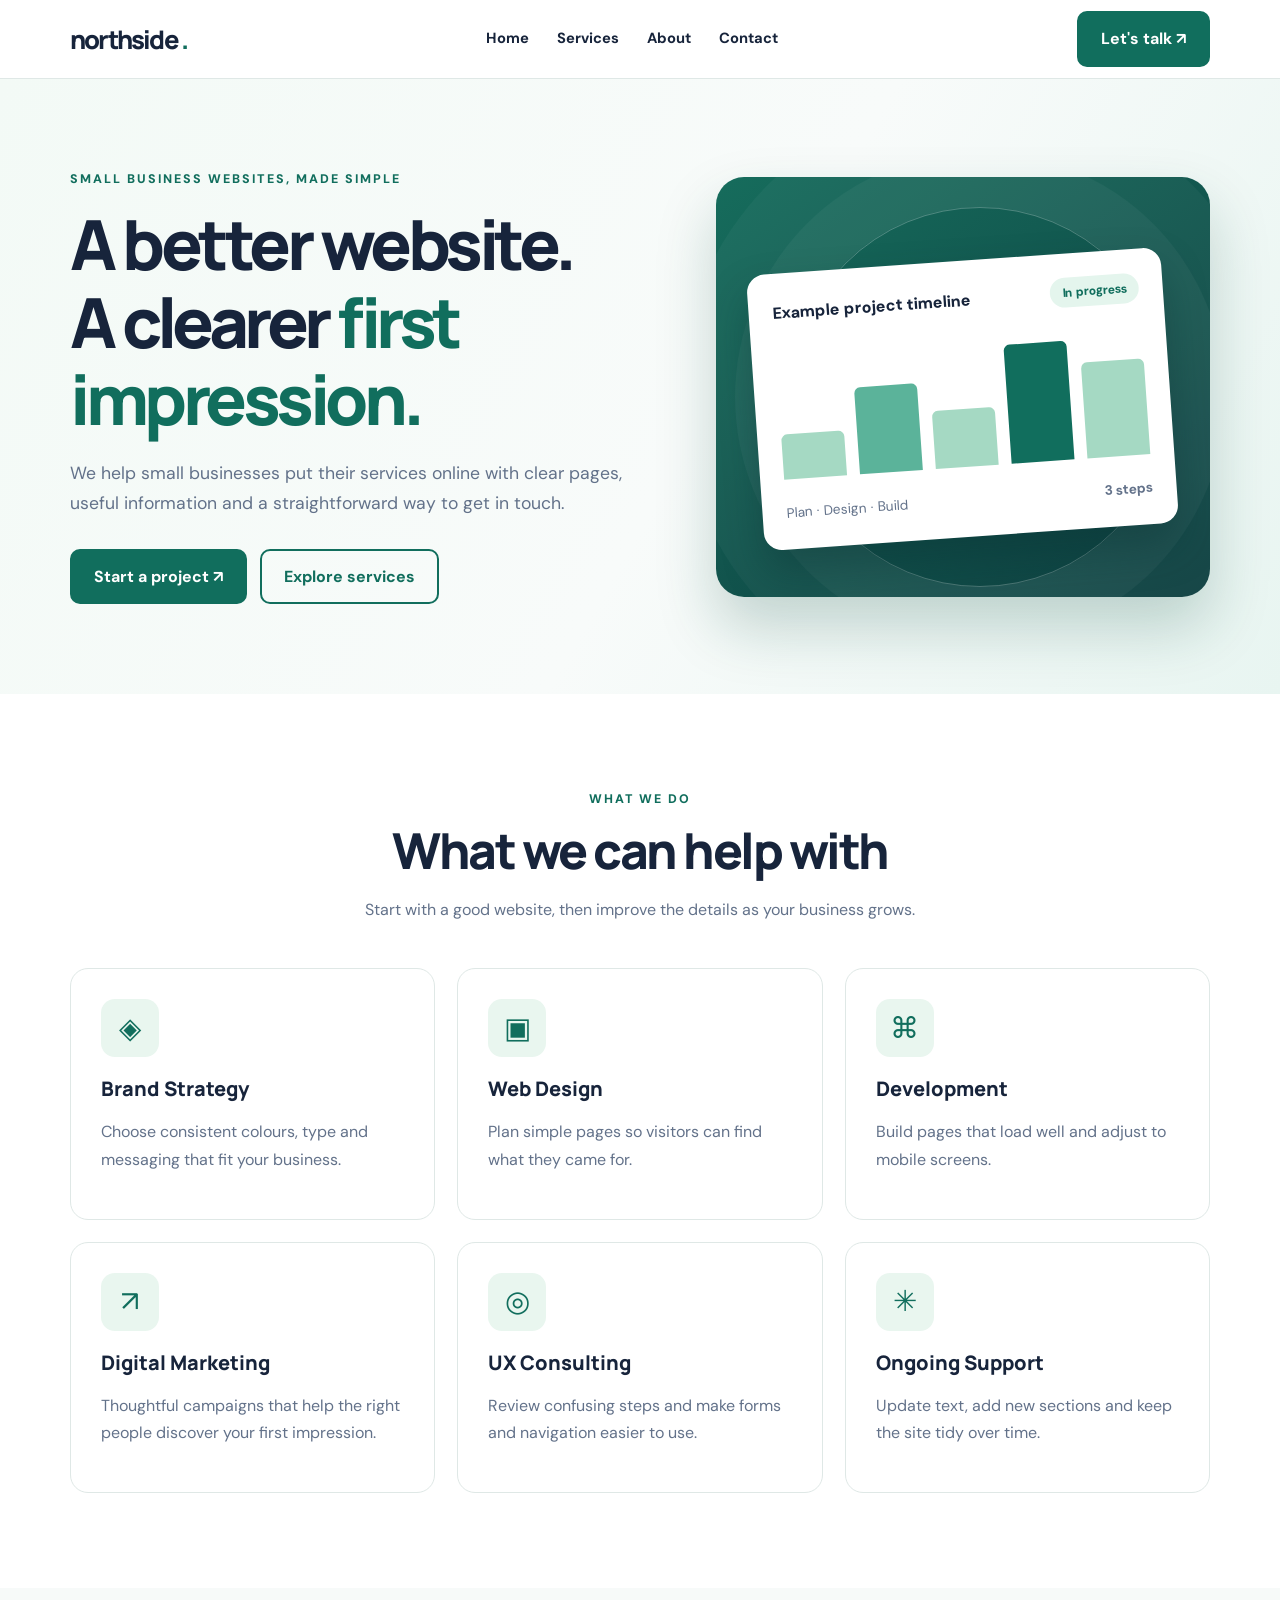
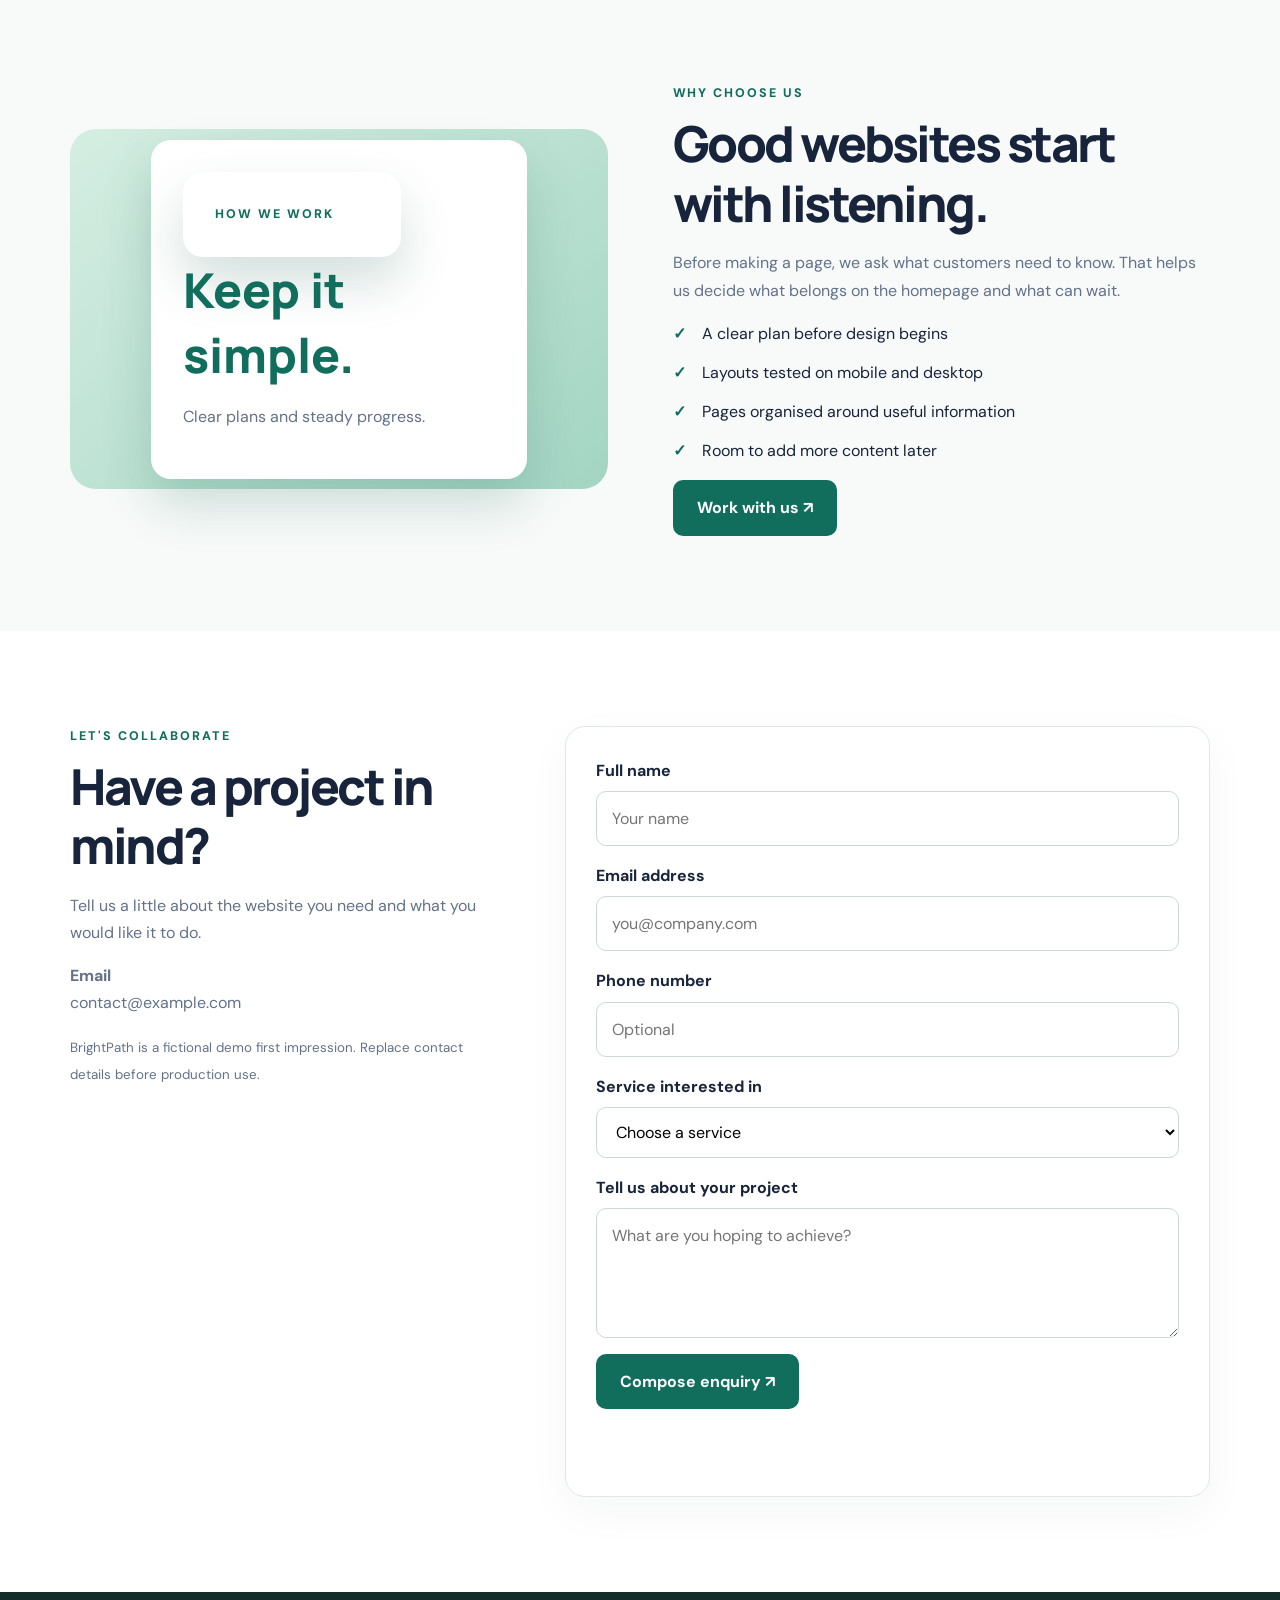
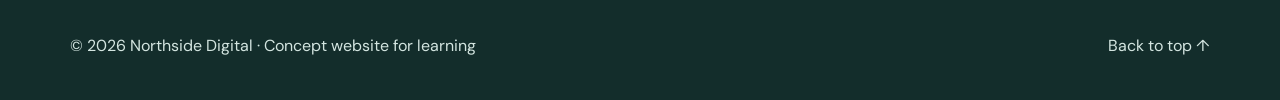
<file: Web-Project/business-landing-page/index.html>
<!DOCTYPE html>
<html lang="en">
 <head>
  <meta charset="utf-8"/>
  <meta content="width=device-width,initial-scale=1" name="viewport"/>
  <meta content="Northside Digital &mdash; thoughtful design and digital solutions for growing businesses." name="description"/>
  <title>
   Northside Digital | Grow with confidence
  </title>
  <link href="css/style.css" rel="stylesheet"/>
 </head>
 <body>
  <header class="header">
   <div class="container nav">
    <a class="logo" href="#home">
     northside
     <span>
      .
     </span>
    </a>
    <nav aria-label="Main navigation" class="links" id="nav">
     <a href="#home">
      Home
     </a>
     <a href="#services">
      Services
     </a>
     <a href="#about">
      About
     </a>
     <a href="#contact">
      Contact
     </a>
    </nav>
    <a class="btn" href="#contact">
     Let's talk &nearrow;
    </a>
    <button aria-controls="nav" aria-expanded="false" aria-label="Toggle navigation" class="menu">
     ☰
    </button>
   </div>
  </header>
  <main>
   <section class="hero" id="home">
    <div class="container hero-grid">
     <div>
      <div class="eyebrow">
       Small business websites, made simple
      </div>
      <h1>
       A better website.
       <br/>
       A clearer
       <span style="color:#116e5d">
        first impression.
       </span>
      </h1>
      <p>
       We help small businesses put their services online with clear pages, useful information and a straightforward way to get in touch.
      </p>
      <div class="actions">
       <a class="btn" href="#contact">
        Start a project &nearrow;
       </a>
       <a class="btn outline" href="#services">
        Explore services
       </a>
      </div>
     </div>
     <div aria-label="Illustration of a growing analytics dashboard" class="hero-art" role="img">
      <div class="circle">
      </div>
      <div class="dashboard">
       <div class="dash-top">
        <span>
         Example project timeline
        </span>
        <span class="pill">
         In progress
        </span>
       </div>
       <div class="bars">
        <span>
        </span>
        <span>
        </span>
        <span>
        </span>
        <span>
        </span>
        <span>
        </span>
       </div>
       <div class="dash-foot">
        <span>
         Plan &middot; Design &middot; Build
        </span>
        <strong>
         3 steps
        </strong>
       </div>
      </div>
     </div>
    </div>
   </section>
   <section class="section" id="services">
    <div class="container">
     <div class="center">
      <div class="eyebrow">
       What we do
      </div>
      <h2>
       What we can help with
      </h2>
      <p>
       Start with a good website, then improve the details as your business grows.
      </p>
     </div>
     <div class="cards">
      <article class="card">
       <span class="icon">
        ◈
       </span>
       <h3>
        Brand Strategy
       </h3>
       <p>
        Choose consistent colours, type and messaging that fit your business.
       </p>
      </article>
      <article class="card">
       <span class="icon">
        ▣
       </span>
       <h3>
        Web Design
       </h3>
       <p>
        Plan simple pages so visitors can find what they came for.
       </p>
      </article>
      <article class="card">
       <span class="icon">
        ⌘
       </span>
       <h3>
        Development
       </h3>
       <p>
        Build pages that load well and adjust to mobile screens.
       </p>
      </article>
      <article class="card">
       <span class="icon">
        &nearrow;
       </span>
       <h3>
        Digital Marketing
       </h3>
       <p>
        Thoughtful campaigns that help the right people discover your first impression.
       </p>
      </article>
      <article class="card">
       <span class="icon">
        ◎
       </span>
       <h3>
        UX Consulting
       </h3>
       <p>
        Review confusing steps and make forms and navigation easier to use.
       </p>
      </article>
      <article class="card">
       <span class="icon">
        ✳
       </span>
       <h3>
        Ongoing Support
       </h3>
       <p>
        Update text, add new sections and keep the site tidy over time.
       </p>
      </article>
     </div>
    </div>
   </section>
   <section class="section soft" id="about">
    <div class="container about">
     <div class="about-art">
      <div>
       <div class="eyebrow">
        How we work
       </div>
       <strong>
        Keep it simple.
       </strong>
       <p>
        Clear plans and steady progress.
       </p>
      </div>
     </div>
     <div>
      <div class="eyebrow">
       Why choose us
      </div>
      <h2>
       Good websites start with listening.
      </h2>
      <p>
       Before making a page, we ask what customers need to know. That helps us decide what belongs on the homepage and what can wait.
      </p>
      <ul class="checks">
       <li>
        A clear plan before design begins
       </li>
       <li>
        Layouts tested on mobile and desktop
       </li>
       <li>
        Pages organised around useful information
       </li>
       <li>
        Room to add more content later
       </li>
      </ul>
      <a class="btn" href="#contact">
       Work with us &nearrow;
      </a>
     </div>
    </div>
   </section>
   <section class="section" id="contact">
    <div class="container contact-grid">
     <div>
      <div class="eyebrow">
       Let's collaborate
      </div>
      <h2>
       Have a project in mind?
      </h2>
      <p>
       Tell us a little about the website you need and what you would like it to do.
      </p>
      <p>
       <strong>
        Email
       </strong>
       <br/>
       <a href="mailto:contact@example.com">
        contact@example.com
       </a>
      </p>
      <p>
       <small>
        BrightPath is a fictional demo first impression. Replace contact details before production use.
       </small>
      </p>
     </div>
     <form class="form-card" id="contact-form">
      <div class="field">
       <label for="name">
        Full name
       </label>
       <input autocomplete="name" id="name" minlength="2" name="name" placeholder="Your name" required=""/>
      </div>
      <div class="field">
       <label for="email">
        Email address
       </label>
       <input autocomplete="email" id="email" name="email" placeholder="you@company.com" required="" type="email"/>
      </div>
      <div class="field">
       <label for="phone">
        Phone number
       </label>
       <input autocomplete="tel" id="phone" name="phone" pattern="[0-9+() .-]{7,20}" placeholder="Optional" type="tel"/>
      </div>
      <div class="field">
       <label for="service">
        Service interested in
       </label>
       <select id="service" name="service" required="">
        <option value="">
         Choose a service
        </option>
        <option>
         Brand Strategy
        </option>
        <option>
         Web Design
        </option>
        <option>
         Development
        </option>
        <option>
         Digital Marketing
        </option>
        <option>
         UX Consulting
        </option>
        <option>
         Ongoing Support
        </option>
       </select>
      </div>
      <div class="field">
       <label for="message">
        Tell us about your project
       </label>
       <textarea id="message" minlength="10" name="message" placeholder="What are you hoping to achieve?" required=""></textarea>
      </div>
      <button class="btn" type="submit">
       Compose enquiry &nearrow;
      </button>
      <p class="status" role="status">
      </p>
     </form>
    </div>
   </section>
  </main>
  <footer class="footer">
   <div class="container footer-inner">
    <span>
     &copy; 2026 Northside Digital &middot; Concept website for learning
    </span>
    <span>
     <a href="#home">
      Back to top &uarr;
     </a>
    </span>
   </div>
  </footer>
  <script defer="" src="js/script.js">
  </script>
 </body>
</html>
</file>
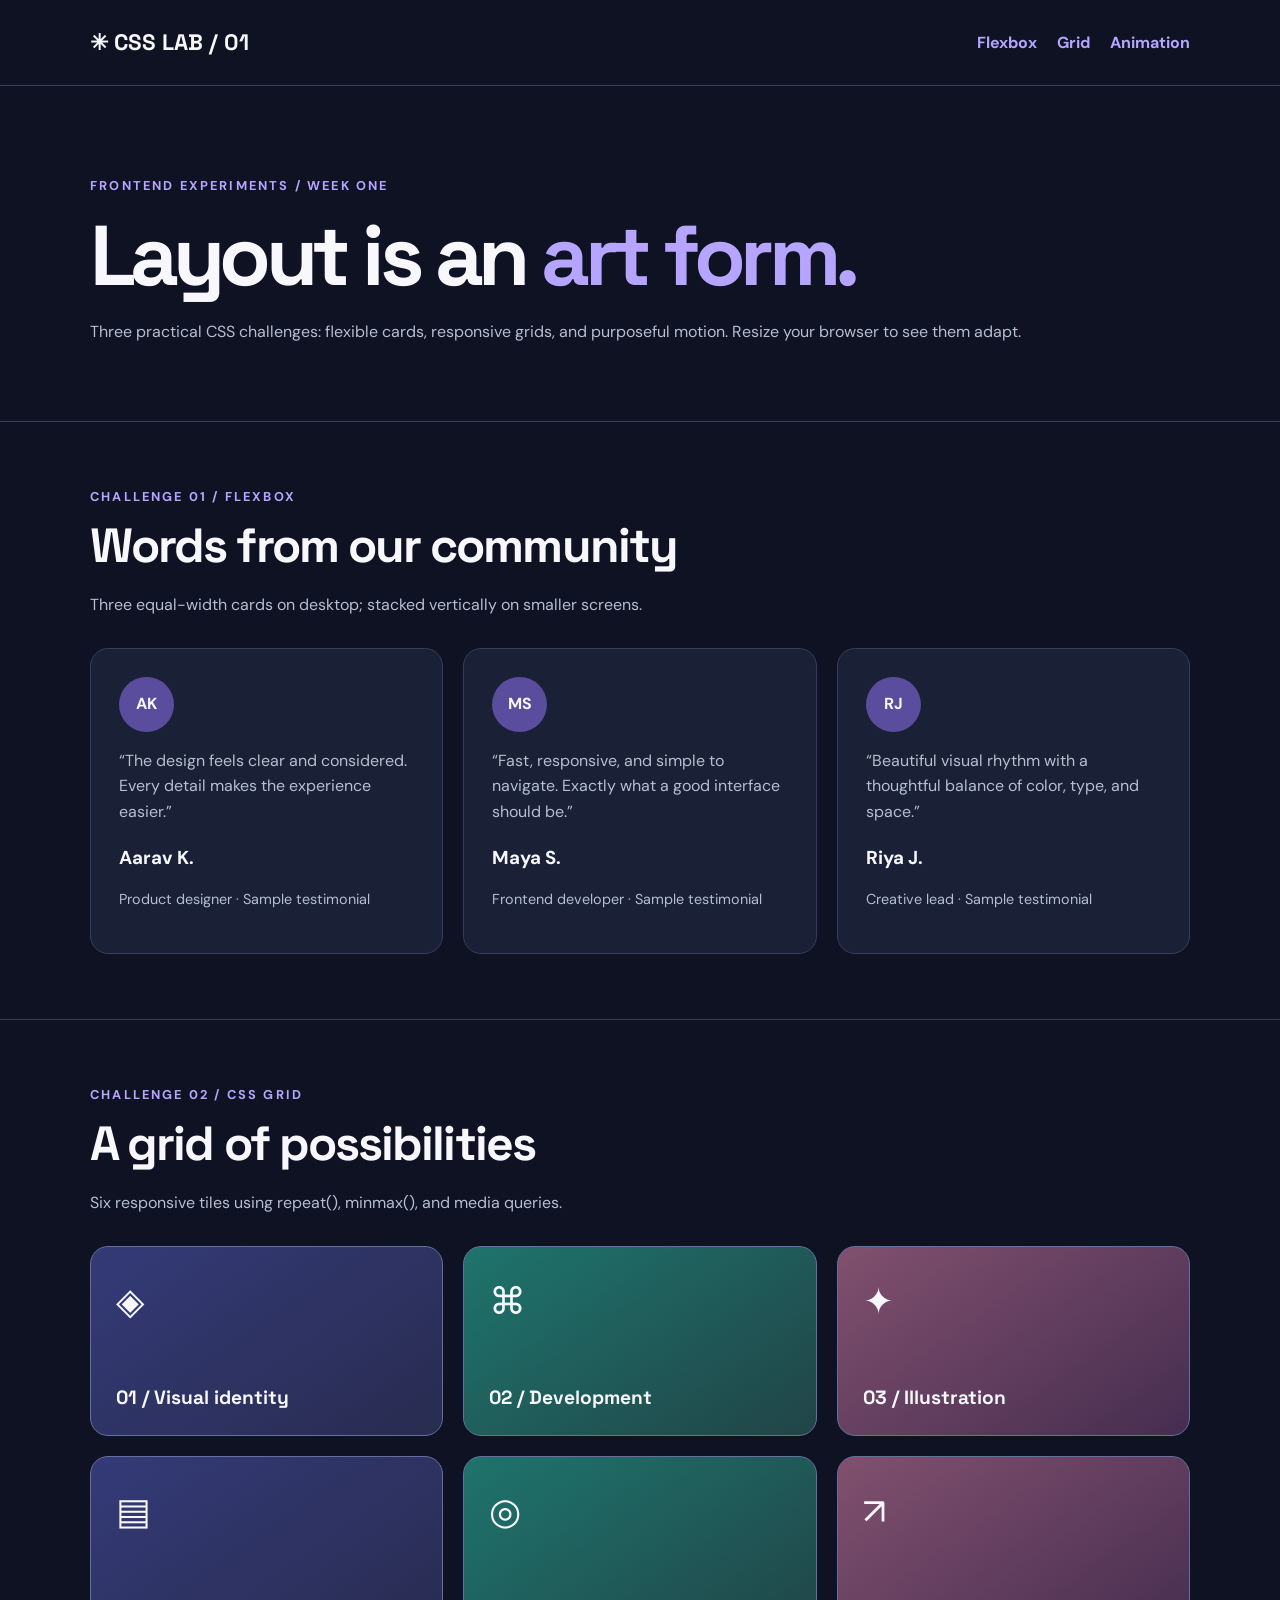
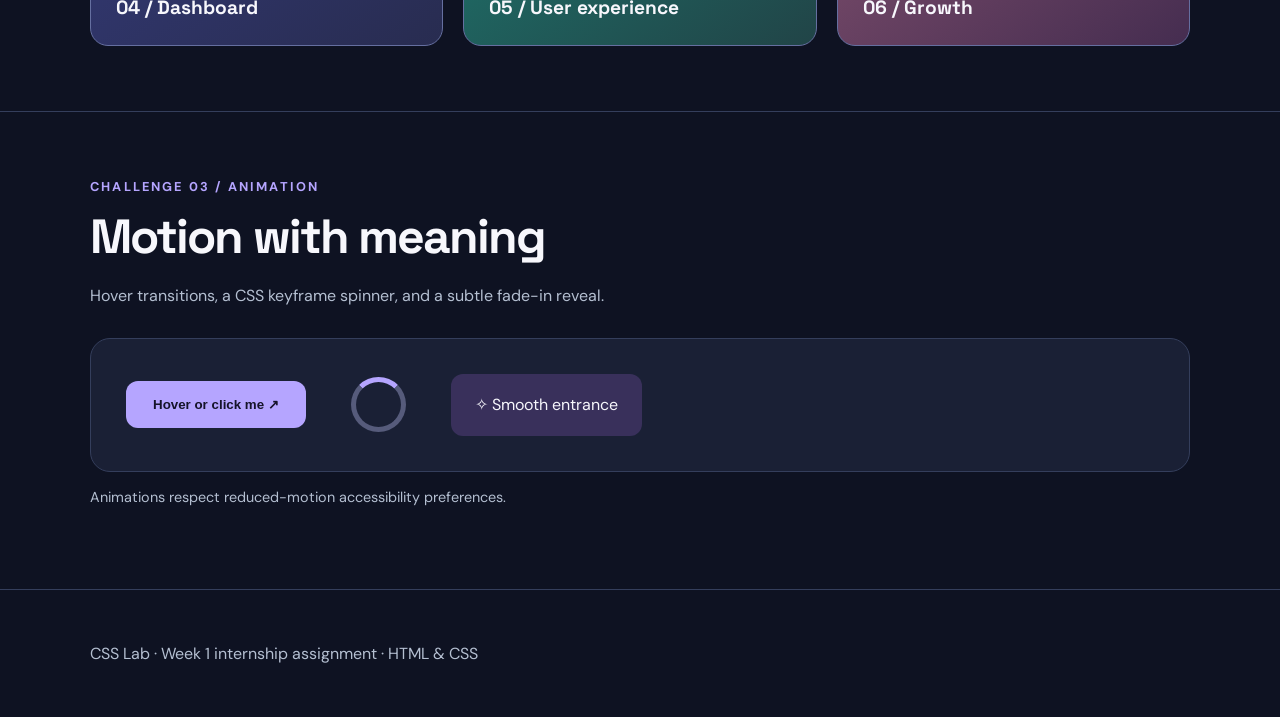
<file: Web-Project/css-challenge/index.html>
<!DOCTYPE html>
<html lang="en">
 <head>
  <meta charset="utf-8"/>
  <meta content="width=device-width,initial-scale=1" name="viewport"/>
  <meta content="Week 1 CSS challenge: Flexbox, CSS Grid, and animation demos." name="description"/>
  <title>
   CSS Lab | Week 1 Challenge
  </title>
  <link href="css/style.css" rel="stylesheet"/>
 </head>
 <body>
  <header>
   <div class="container header-inner">
    <div class="brand">
     ✳ CSS LAB / 01
    </div>
    <nav aria-label="Page sections">
     <a href="#flexbox">
      Flexbox
     </a>
     <a href="#grid">
      Grid
     </a>
     <a href="#animation">
      Animation
     </a>
    </nav>
   </div>
  </header>
  <main>
   <section class="hero container">
    <div class="eyebrow">
     Frontend experiments / Week one
    </div>
    <h1>
     Layout is an
     <span style="color:var(--accent)">
      art form.
     </span>
    </h1>
    <p>
     Three practical CSS challenges: flexible cards, responsive grids, and purposeful motion. Resize your browser to see them adapt.
    </p>
   </section>
   <section class="section" id="flexbox">
    <div class="container">
     <div class="section-head">
      <div class="eyebrow">
       Challenge 01 / Flexbox
      </div>
      <h2>
       Words from our community
      </h2>
      <p>
       Three equal-width cards on desktop; stacked vertically on smaller screens.
      </p>
     </div>
     <div class="flex-demo">
      <article class="flex-card">
       <div class="avatar">
        AK
       </div>
       <p>
        &ldquo;The design feels clear and considered. Every detail makes the experience easier.&rdquo;
       </p>
       <h3>
        Aarav K.
       </h3>
       <p class="note">
        Product designer &middot; Sample testimonial
       </p>
      </article>
      <article class="flex-card">
       <div class="avatar">
        MS
       </div>
       <p>
        &ldquo;Fast, responsive, and simple to navigate. Exactly what a good interface should be.&rdquo;
       </p>
       <h3>
        Maya S.
       </h3>
       <p class="note">
        Frontend developer &middot; Sample testimonial
       </p>
      </article>
      <article class="flex-card">
       <div class="avatar">
        RJ
       </div>
       <p>
        &ldquo;Beautiful visual rhythm with a thoughtful balance of color, type, and space.&rdquo;
       </p>
       <h3>
        Riya J.
       </h3>
       <p class="note">
        Creative lead &middot; Sample testimonial
       </p>
      </article>
     </div>
    </div>
   </section>
   <section class="section" id="grid">
    <div class="container">
     <div class="section-head">
      <div class="eyebrow">
       Challenge 02 / CSS Grid
      </div>
      <h2>
       A grid of possibilities
      </h2>
      <p>
       Six responsive tiles using repeat(), minmax(), and media queries.
      </p>
     </div>
     <div class="grid-demo">
      <article class="tile">
       <span>
        ◈
       </span>
       <strong>
        01 / Visual identity
       </strong>
      </article>
      <article class="tile">
       <span>
        ⌘
       </span>
       <strong>
        02 / Development
       </strong>
      </article>
      <article class="tile">
       <span>
        ✦
       </span>
       <strong>
        03 / Illustration
       </strong>
      </article>
      <article class="tile">
       <span>
        ▤
       </span>
       <strong>
        04 / Dashboard
       </strong>
      </article>
      <article class="tile">
       <span>
        ◎
       </span>
       <strong>
        05 / User experience
       </strong>
      </article>
      <article class="tile">
       <span>
        &nearrow;
       </span>
       <strong>
        06 / Growth
       </strong>
      </article>
     </div>
    </div>
   </section>
   <section class="section" id="animation">
    <div class="container">
     <div class="section-head">
      <div class="eyebrow">
       Challenge 03 / Animation
      </div>
      <h2>
       Motion with meaning
      </h2>
      <p>
       Hover transitions, a CSS keyframe spinner, and a subtle fade-in reveal.
      </p>
     </div>
     <div class="animation-panel">
      <button class="demo-btn" id="demo-button" type="button">
       Hover or click me &nearrow;
      </button>
      <div aria-label="Decorative loading spinner" class="spinner" role="img">
      </div>
      <div class="fade">
       ✧ Smooth entrance
      </div>
     </div>
     <p class="note" id="feedback" role="status">
      Animations respect reduced-motion accessibility preferences.
     </p>
    </div>
   </section>
  </main>
  <footer class="footer">
   <div class="container">
    <p>
     CSS Lab &middot; Week 1 internship assignment &middot; HTML &amp; CSS
    </p>
   </div>
  </footer>
  <script defer="" src="js/script.js">
  </script>
 </body>
</html>
</file>
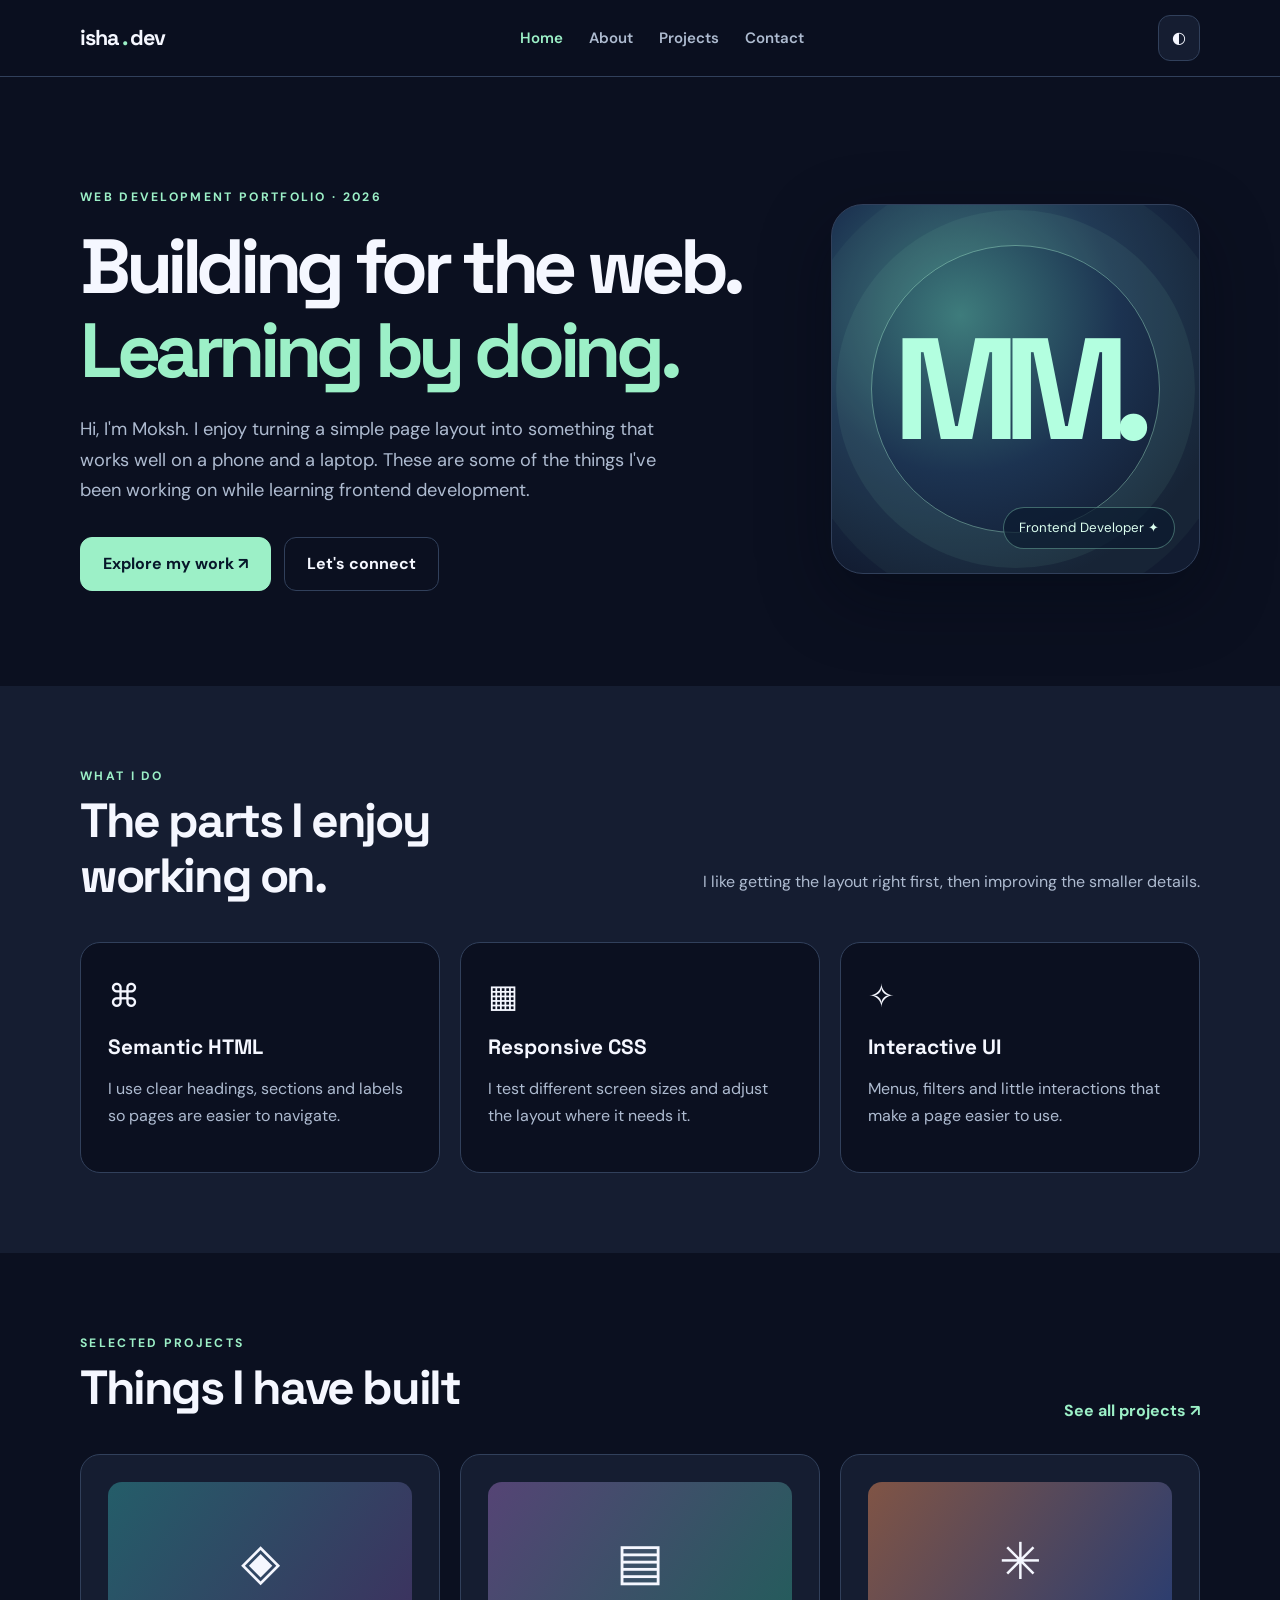
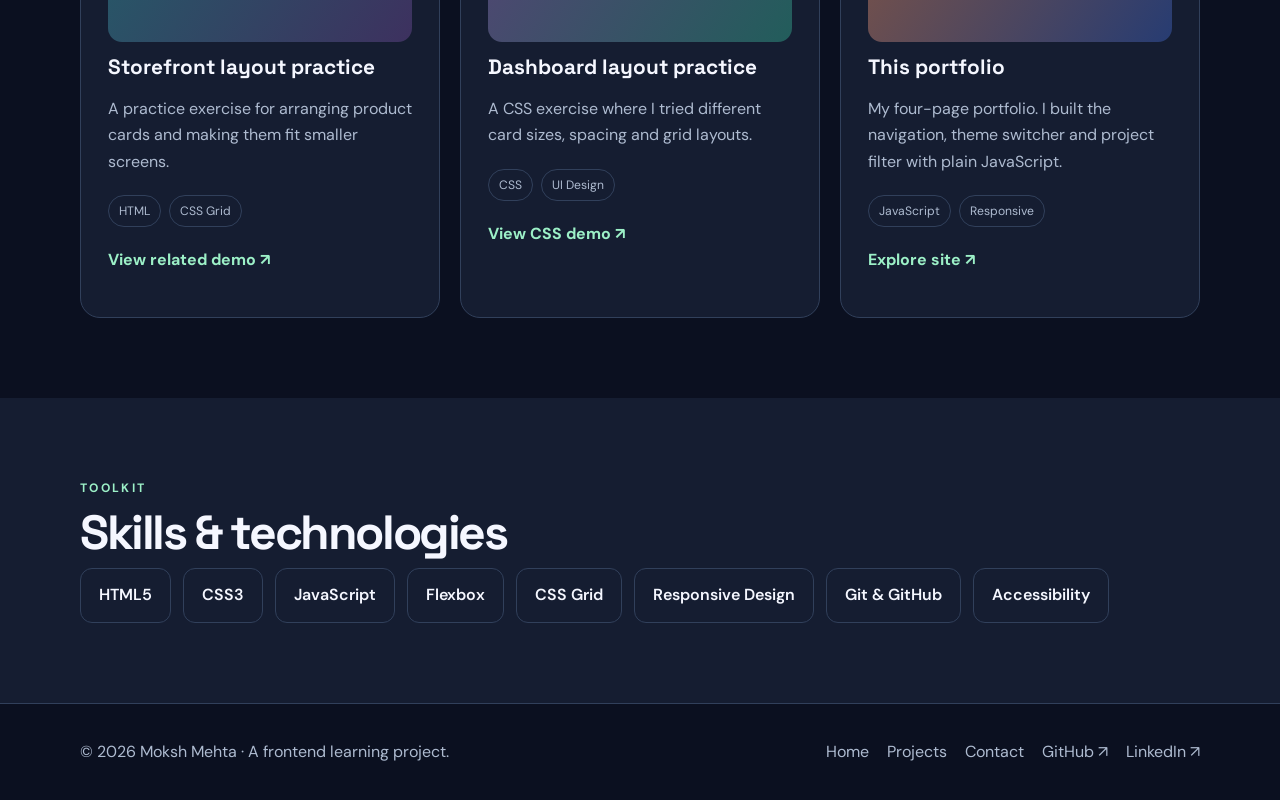
<file: Web-Project/portfolio-website/index.html>
<!DOCTYPE html>
<html lang="en">
 <head>
  <meta charset="utf-8"/>
  <meta content="width=device-width,initial-scale=1" name="viewport"/>
  <meta content="Isha Pichholiya frontend developer portfolio &mdash; accessible, responsive web experiences." name="description"/>
  <title>
   Home | Isha Pichholiya
  </title>
  <link href="css/style.css" rel="stylesheet"/>
 </head>
 <body>
  <a class="skip" href="#main">
   Skip to content
  </a>
  <header class="site-header">
   <div class="container nav">
    <a class="brand" href="index.html">
     isha
     <span>
      .
     </span>
     dev
    </a>
    <nav aria-label="Main navigation" class="nav-links" id="main-nav">
     <a aria-current="page" href="index.html">
      Home
     </a>
     <a href="about.html">
      About
     </a>
     <a href="projects.html">
      Projects
     </a>
     <a href="contact.html">
      Contact
     </a>
    </nav>
    <div class="nav-actions">
     <button aria-label="Toggle light and dark mode" class="icon-btn" data-theme="" type="button">
      ◐
     </button>
     <button aria-controls="main-nav" aria-expanded="false" aria-label="Toggle menu" class="icon-btn menu-btn" data-menu="" type="button">
      ☰
     </button>
    </div>
   </div>
  </header>
  <main id="main">
   <div class="container hero">
    <div>
     <div class="eyebrow">
      Web development portfolio &middot; 2026
     </div>
     <h1>
      Building for the web.
      <br/>
      <span class="accent">
       Learning by doing.
      </span>
     </h1>
     <p>
      Hi, I'm Moksh. I enjoy turning a simple page layout into something that works well on a phone and a laptop. These are some of the things I've been working on while learning frontend development.
     </p>
     <div class="hero-actions">
      <a class="button" href="projects.html">
       Explore my work &nearrow;
      </a>
      <a class="button secondary" href="contact.html">
       Let's connect
      </a>
     </div>
    </div>
    <div aria-label="Decorative initials artwork" class="hero-art">
     <strong>
      MM.
     </strong>
     <small>
      Frontend Developer ✦
     </small>
    </div>
   </div>
   <section class="section alt">
    <div class="container">
     <div class="section-heading">
      <div>
       <div class="eyebrow">
        What I do
       </div>
       <h2>
        The parts I enjoy
        <br/>
        working on.
       </h2>
      </div>
      <p class="muted">
       I like getting the layout right first, then improving the smaller details.
      </p>
     </div>
     <div class="grid">
      <article class="card">
       <span class="card-icon">
        ⌘
       </span>
       <h3>
        Semantic HTML
       </h3>
       <p>
        I use clear headings, sections and labels so pages are easier to navigate.
       </p>
      </article>
      <article class="card">
       <span class="card-icon">
        ▦
       </span>
       <h3>
        Responsive CSS
       </h3>
       <p>
        I test different screen sizes and adjust the layout where it needs it.
       </p>
      </article>
      <article class="card">
       <span class="card-icon">
        ✧
       </span>
       <h3>
        Interactive UI
       </h3>
       <p>
        Menus, filters and little interactions that make a page easier to use.
       </p>
      </article>
     </div>
    </div>
   </section>
   <section class="section">
    <div class="container">
     <div class="section-heading">
      <div>
       <div class="eyebrow">
        Selected projects
       </div>
       <h2>
        Things I have built
       </h2>
      </div>
      <a class="text-link" href="projects.html">
       See all projects &nearrow;
      </a>
     </div>
     <div class="grid">
      <article class="card" data-category="web">
       <div aria-label="Storefront illustration" class="project-visual" role="img">
        ◈
       </div>
       <h3>
        Storefront layout practice
       </h3>
       <p>
        A practice exercise for arranging product cards and making them fit smaller screens.
       </p>
       <span class="tag">
        HTML
       </span>
       <span class="tag">
        CSS Grid
       </span>
       <p>
        <a class="text-link" href="../business-landing-page/index.html">
         View related demo &nearrow;
        </a>
       </p>
      </article>
      <article class="card" data-category="ui">
       <div aria-label="Dashboard illustration" class="project-visual" role="img">
        ▤
       </div>
       <h3>
        Dashboard layout practice
       </h3>
       <p>
        A CSS exercise where I tried different card sizes, spacing and grid layouts.
       </p>
       <span class="tag">
        CSS
       </span>
       <span class="tag">
        UI Design
       </span>
       <p>
        <a class="text-link" href="../css-challenge/index.html">
         View CSS demo &nearrow;
        </a>
       </p>
      </article>
      <article class="card" data-category="web">
       <div aria-label="Creative portfolio illustration" class="project-visual" role="img">
        ✳
       </div>
       <h3>
        This portfolio
       </h3>
       <p>
        My four-page portfolio. I built the navigation, theme switcher and project filter with plain JavaScript.
       </p>
       <span class="tag">
        JavaScript
       </span>
       <span class="tag">
        Responsive
       </span>
       <p>
        <a class="text-link" href="index.html">
         Explore site &nearrow;
        </a>
       </p>
      </article>
     </div>
    </div>
   </section>
   <section class="section alt">
    <div class="container">
     <div class="eyebrow">
      Toolkit
     </div>
     <h2>
      Skills &amp; technologies
     </h2>
     <div class="skills">
      <span class="skill">
       HTML5
      </span>
      <span class="skill">
       CSS3
      </span>
      <span class="skill">
       JavaScript
      </span>
      <span class="skill">
       Flexbox
      </span>
      <span class="skill">
       CSS Grid
      </span>
      <span class="skill">
       Responsive Design
      </span>
      <span class="skill">
       Git &amp; GitHub
      </span>
      <span class="skill">
       Accessibility
      </span>
     </div>
    </div>
   </section>
  </main>
  <footer class="footer">
   <div class="container footer-inner">
    <span>
     &copy; 2026 Moksh Mehta &middot; A frontend learning project.
    </span>
    <div class="footer-links">
     <a href="index.html">
      Home
     </a>
     <a href="projects.html">
      Projects
     </a>
     <a href="contact.html">
      Contact
     </a>
     <a href="https://github.com/" rel="noopener noreferrer" target="_blank">
      GitHub &nearrow;
     </a>
     <a href="https://www.linkedin.com/" rel="noopener noreferrer" target="_blank">
      LinkedIn &nearrow;
     </a>
    </div>
   </div>
  </footer>
  <script defer="" src="js/script.js">
  </script>
 </body>
</html>
</file>
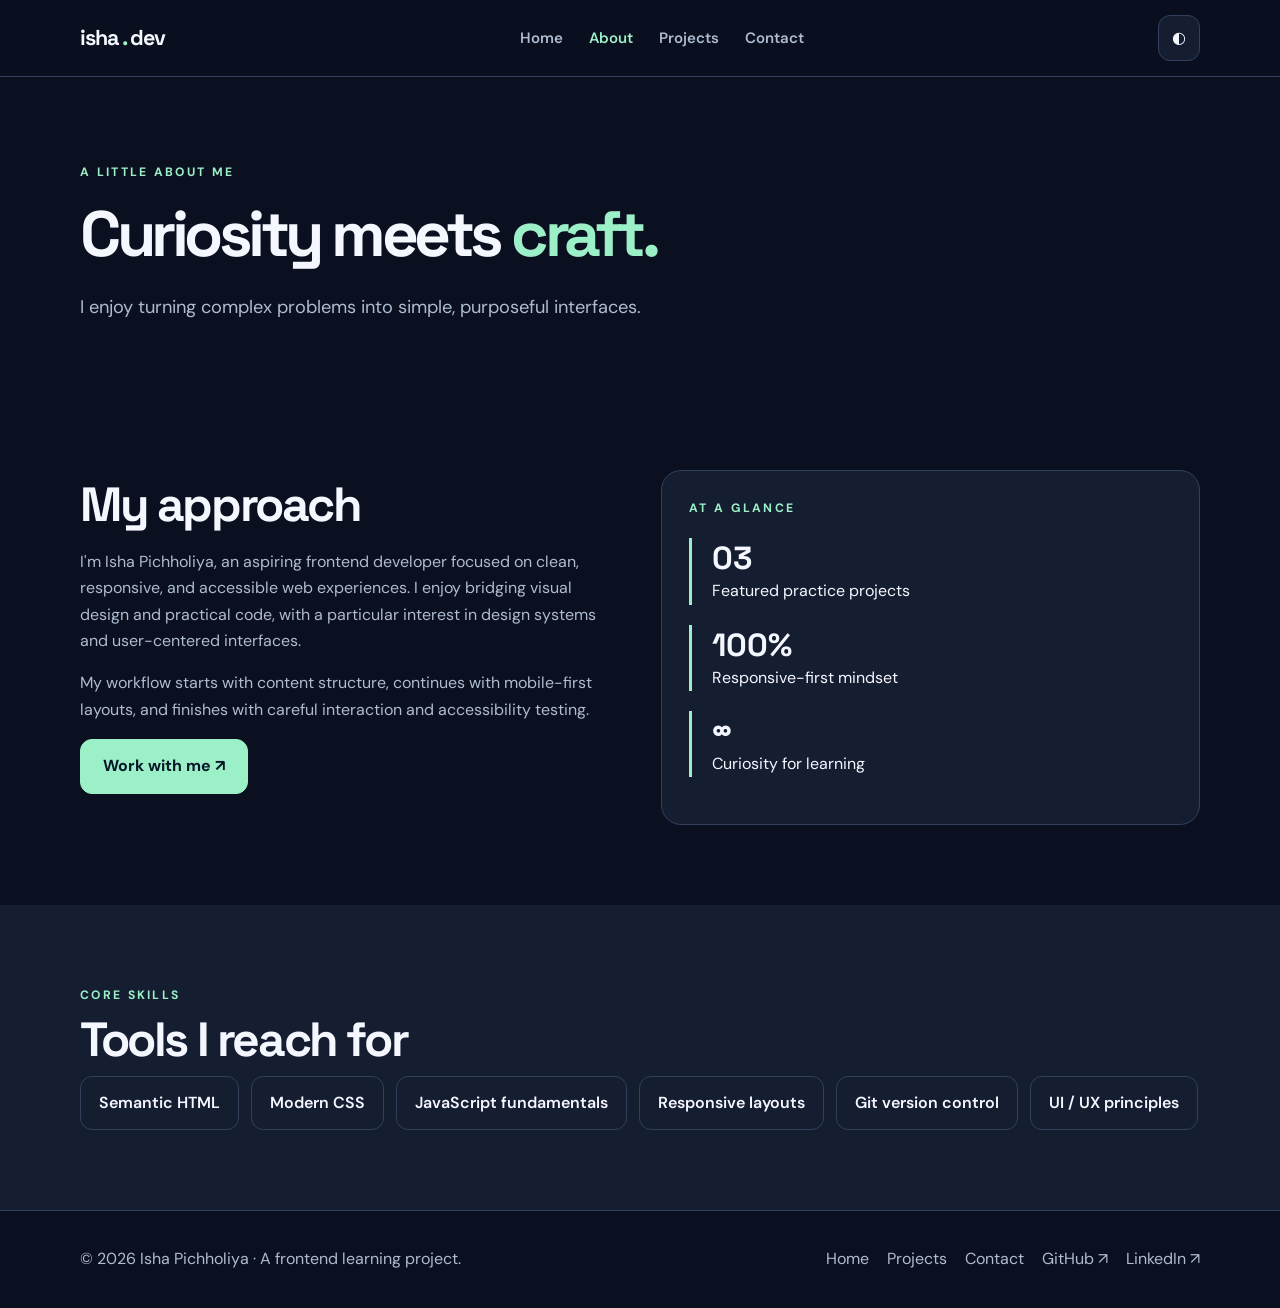
<file: Web-Project/portfolio-website/about.html>
<!DOCTYPE html>
<html lang="en">
 <head>
  <meta charset="utf-8"/>
  <meta content="width=device-width,initial-scale=1" name="viewport"/>
  <meta content="Isha Pichholiya frontend developer portfolio &mdash; accessible, responsive web experiences." name="description"/>
  <title>
   About | Isha Pichholiya
  </title>
  <link href="css/style.css" rel="stylesheet"/>
 </head>
 <body>
  <a class="skip" href="#main">
   Skip to content
  </a>
  <header class="site-header">
   <div class="container nav">
    <a class="brand" href="index.html">
     isha
     <span>
      .
     </span>
     dev
    </a>
    <nav aria-label="Main navigation" class="nav-links" id="main-nav">
     <a href="index.html">
      Home
     </a>
     <a aria-current="page" href="about.html">
      About
     </a>
     <a href="projects.html">
      Projects
     </a>
     <a href="contact.html">
      Contact
     </a>
    </nav>
    <div class="nav-actions">
     <button aria-label="Toggle light and dark mode" class="icon-btn" data-theme="" type="button">
      ◐
     </button>
     <button aria-controls="main-nav" aria-expanded="false" aria-label="Toggle menu" class="icon-btn menu-btn" data-menu="" type="button">
      ☰
     </button>
    </div>
   </div>
  </header>
  <main id="main">
   <section class="page-hero container">
    <div class="eyebrow">
     A little about me
    </div>
    <h1 class="page-title">
     Curiosity meets
     <span class="accent">
      craft.
     </span>
    </h1>
    <p class="lead">
     I enjoy turning complex problems into simple, purposeful interfaces.
    </p>
   </section>
   <section class="section">
    <div class="container two-col">
     <div>
      <h2>
       My approach
      </h2>
      <p class="muted">
       I'm Isha Pichholiya, an aspiring frontend developer focused on clean, responsive, and accessible web experiences. I enjoy bridging visual design and practical code, with a particular interest in design systems and user-centered interfaces.
      </p>
      <p class="muted">
       My workflow starts with content structure, continues with mobile-first layouts, and finishes with careful interaction and accessibility testing.
      </p>
      <a class="button" href="contact.html">
       Work with me &nearrow;
      </a>
     </div>
     <div class="card">
      <div class="eyebrow">
       At a glance
      </div>
      <div class="stat">
       <strong>
        03
       </strong>
       <span>
        Featured practice projects
       </span>
      </div>
      <div class="stat">
       <strong>
        100%
       </strong>
       <span>
        Responsive-first mindset
       </span>
      </div>
      <div class="stat">
       <strong>
        &infin;
       </strong>
       <span>
        Curiosity for learning
       </span>
      </div>
     </div>
    </div>
   </section>
   <section class="section alt">
    <div class="container">
     <div class="eyebrow">
      Core skills
     </div>
     <h2>
      Tools I reach for
     </h2>
     <div class="skills">
      <span class="skill">
       Semantic HTML
      </span>
      <span class="skill">
       Modern CSS
      </span>
      <span class="skill">
       JavaScript fundamentals
      </span>
      <span class="skill">
       Responsive layouts
      </span>
      <span class="skill">
       Git version control
      </span>
      <span class="skill">
       UI / UX principles
      </span>
     </div>
    </div>
   </section>
  </main>
  <footer class="footer">
   <div class="container footer-inner">
    <span>
     &copy; 2026 Isha Pichholiya &middot; A frontend learning project.
    </span>
    <div class="footer-links">
     <a href="index.html">
      Home
     </a>
     <a href="projects.html">
      Projects
     </a>
     <a href="contact.html">
      Contact
     </a>
     <a href="https://github.com/" rel="noopener noreferrer" target="_blank">
      GitHub &nearrow;
     </a>
     <a href="https://www.linkedin.com/" rel="noopener noreferrer" target="_blank">
      LinkedIn &nearrow;
     </a>
    </div>
   </div>
  </footer>
  <script defer="" src="js/script.js">
  </script>
 </body>
</html>
</file>
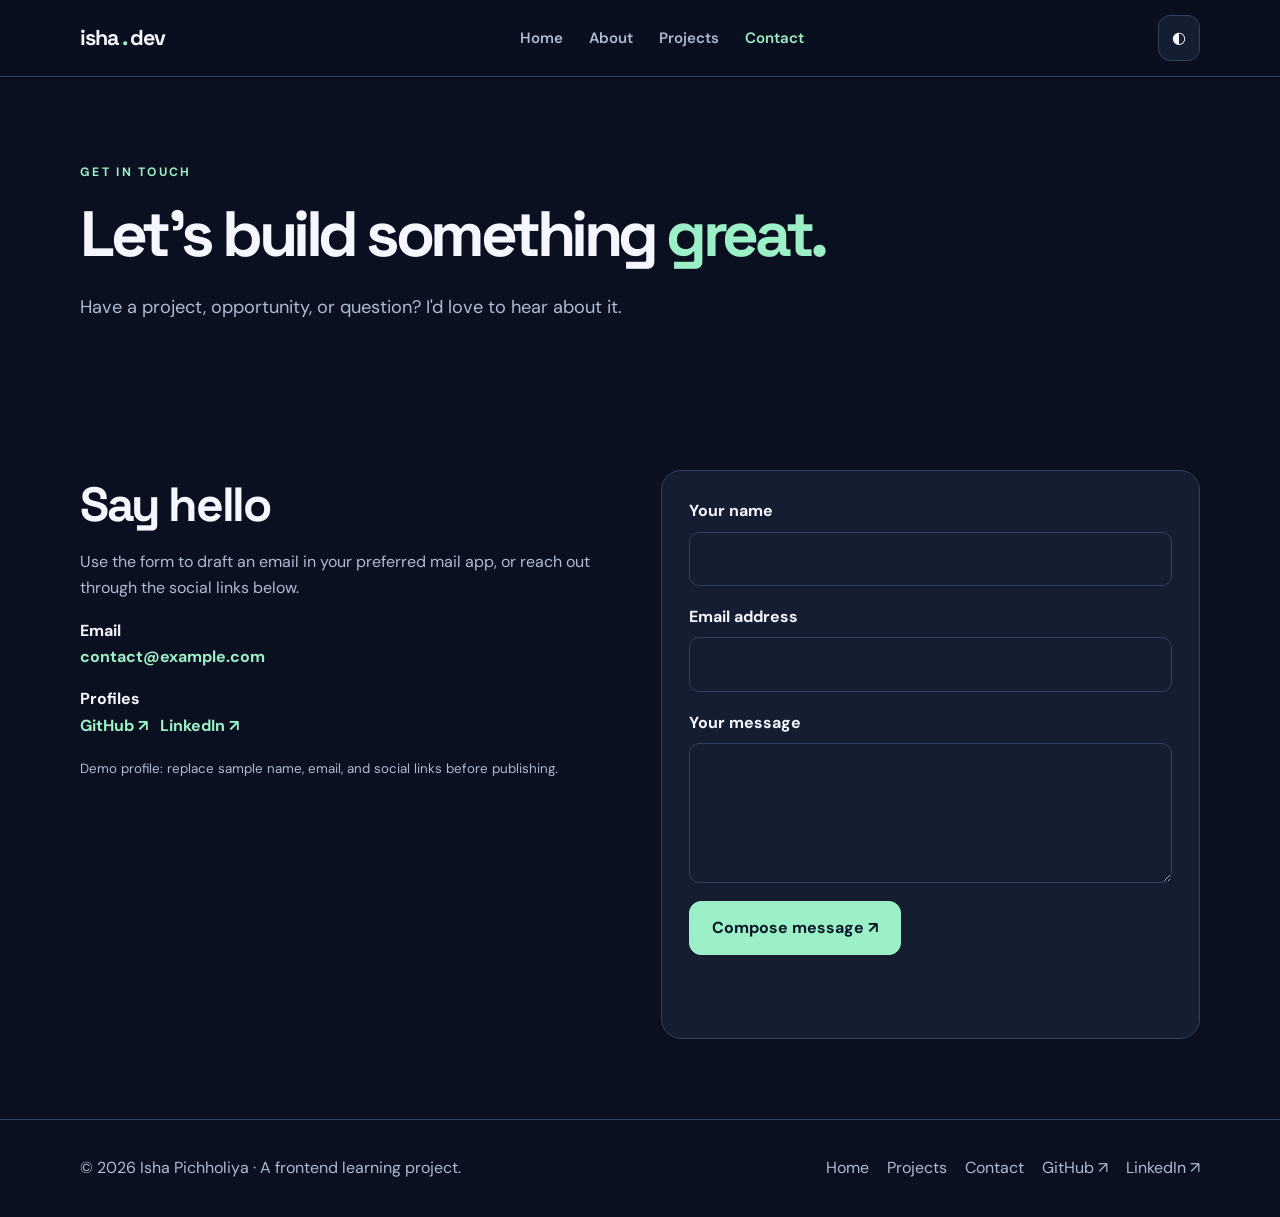
<file: Web-Project/portfolio-website/contact.html>
<!DOCTYPE html>
<html lang="en">
 <head>
  <meta charset="utf-8"/>
  <meta content="width=device-width,initial-scale=1" name="viewport"/>
  <meta content="Isha Pichholiya frontend developer portfolio &mdash; accessible, responsive web experiences." name="description"/>
  <title>
   Contact | Isha Pichholiya
  </title>
  <link href="css/style.css" rel="stylesheet"/>
 </head>
 <body>
  <a class="skip" href="#main">
   Skip to content
  </a>
  <header class="site-header">
   <div class="container nav">
    <a class="brand" href="index.html">
     isha
     <span>
      .
     </span>
     dev
    </a>
    <nav aria-label="Main navigation" class="nav-links" id="main-nav">
     <a href="index.html">
      Home
     </a>
     <a href="about.html">
      About
     </a>
     <a href="projects.html">
      Projects
     </a>
     <a aria-current="page" href="contact.html">
      Contact
     </a>
    </nav>
    <div class="nav-actions">
     <button aria-label="Toggle light and dark mode" class="icon-btn" data-theme="" type="button">
      ◐
     </button>
     <button aria-controls="main-nav" aria-expanded="false" aria-label="Toggle menu" class="icon-btn menu-btn" data-menu="" type="button">
      ☰
     </button>
    </div>
   </div>
  </header>
  <main id="main">
   <section class="page-hero container">
    <div class="eyebrow">
     Get in touch
    </div>
    <h1 class="page-title">
     Let's build something
     <span class="accent">
      great.
     </span>
    </h1>
    <p class="lead">
     Have a project, opportunity, or question? I'd love to hear about it.
    </p>
   </section>
   <section class="section">
    <div class="container two-col">
     <div>
      <h2>
       Say hello
      </h2>
      <p class="muted">
       Use the form to draft an email in your preferred mail app, or reach out through the social links below.
      </p>
      <p>
       <strong>
        Email
       </strong>
       <br/>
       <a class="text-link" href="mailto:contact@example.com">
        contact@example.com
       </a>
      </p>
      <p>
       <strong>
        Profiles
       </strong>
       <br/>
       <a class="text-link" href="https://github.com/">
        GitHub &nearrow;
       </a>
       &nbsp;
       <a class="text-link" href="https://www.linkedin.com/">
        LinkedIn &nearrow;
       </a>
      </p>
      <p class="muted">
       <small>
        Demo profile: replace sample name, email, and social links before publishing.
       </small>
      </p>
     </div>
     <form class="card" data-contact-form="">
      <div class="field">
       <label for="name">
        Your name
       </label>
       <input autocomplete="name" id="name" minlength="2" name="name" required=""/>
      </div>
      <div class="field">
       <label for="email">
        Email address
       </label>
       <input autocomplete="email" id="email" name="email" required="" type="email"/>
      </div>
      <div class="field">
       <label for="message">
        Your message
       </label>
       <textarea id="message" minlength="10" name="message" required=""></textarea>
      </div>
      <button class="button" type="submit">
       Compose message &nearrow;
      </button>
      <p class="form-status" role="status">
      </p>
     </form>
    </div>
   </section>
  </main>
  <footer class="footer">
   <div class="container footer-inner">
    <span>
     &copy; 2026 Isha Pichholiya &middot; A frontend learning project.
    </span>
    <div class="footer-links">
     <a href="index.html">
      Home
     </a>
     <a href="projects.html">
      Projects
     </a>
     <a href="contact.html">
      Contact
     </a>
     <a href="https://github.com/" rel="noopener noreferrer" target="_blank">
      GitHub &nearrow;
     </a>
     <a href="https://www.linkedin.com/" rel="noopener noreferrer" target="_blank">
      LinkedIn &nearrow;
     </a>
    </div>
   </div>
  </footer>
  <script defer="" src="js/script.js">
  </script>
 </body>
</html>
</file>
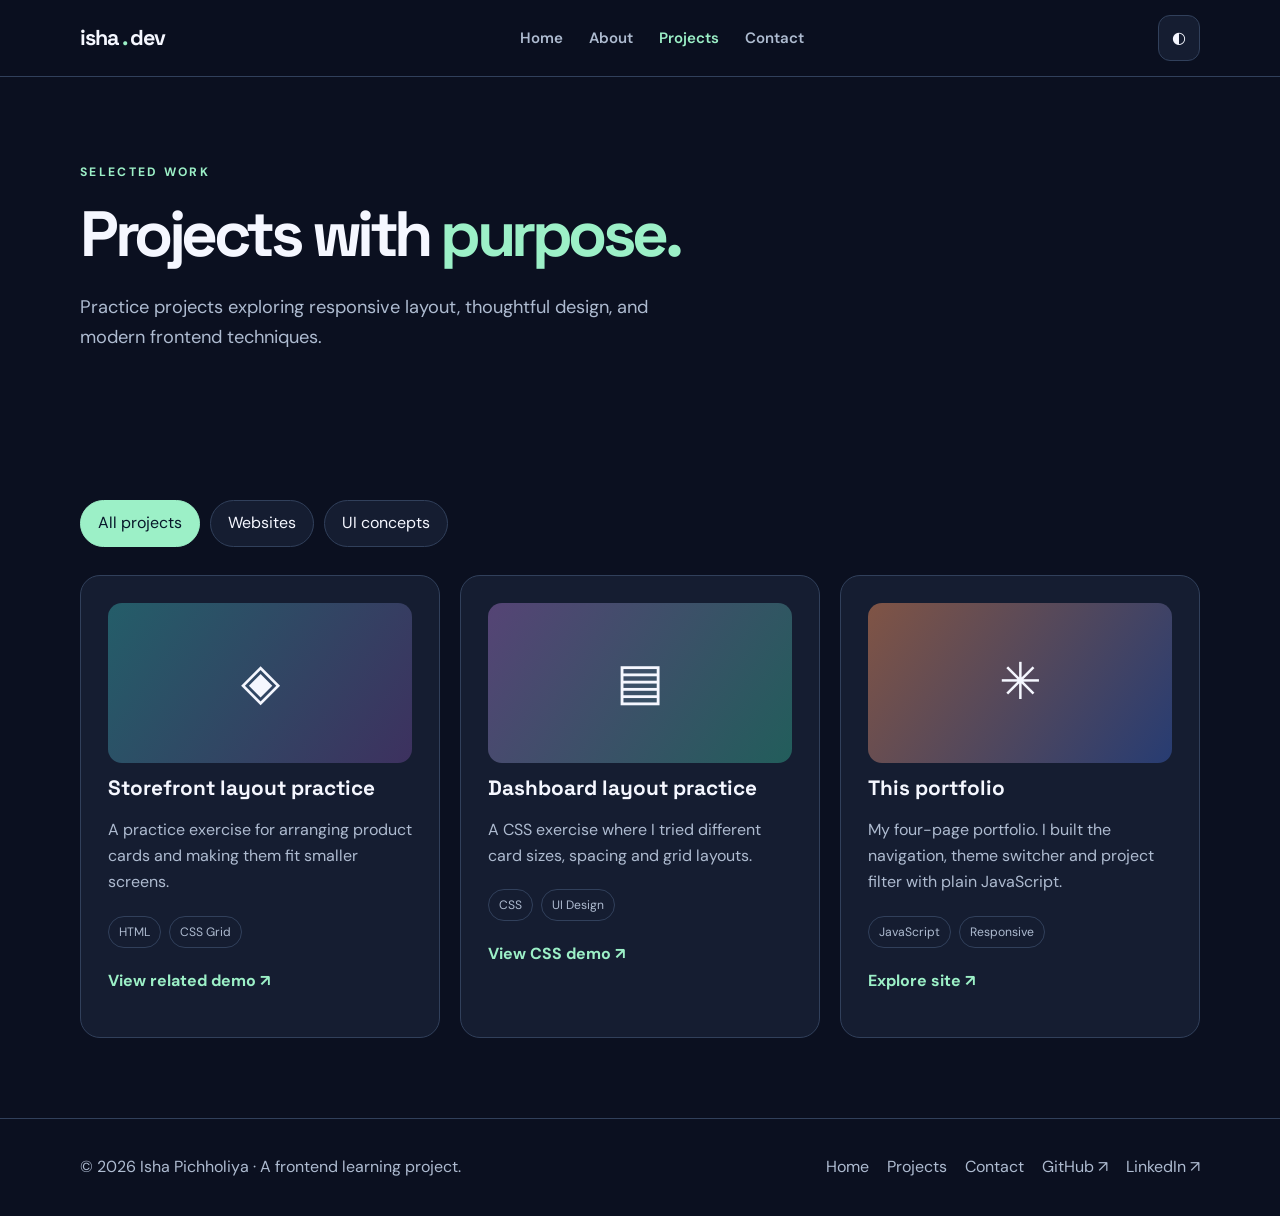
<file: Web-Project/portfolio-website/projects.html>
<!DOCTYPE html>
<html lang="en">
 <head>
  <meta charset="utf-8"/>
  <meta content="width=device-width,initial-scale=1" name="viewport"/>
  <meta content="Isha Pichholiya frontend developer portfolio &mdash; accessible, responsive web experiences." name="description"/>
  <title>
   Projects | Isha Pichholiya
  </title>
  <link href="css/style.css" rel="stylesheet"/>
 </head>
 <body>
  <a class="skip" href="#main">
   Skip to content
  </a>
  <header class="site-header">
   <div class="container nav">
    <a class="brand" href="index.html">
     isha
     <span>
      .
     </span>
     dev
    </a>
    <nav aria-label="Main navigation" class="nav-links" id="main-nav">
     <a href="index.html">
      Home
     </a>
     <a href="about.html">
      About
     </a>
     <a aria-current="page" href="projects.html">
      Projects
     </a>
     <a href="contact.html">
      Contact
     </a>
    </nav>
    <div class="nav-actions">
     <button aria-label="Toggle light and dark mode" class="icon-btn" data-theme="" type="button">
      ◐
     </button>
     <button aria-controls="main-nav" aria-expanded="false" aria-label="Toggle menu" class="icon-btn menu-btn" data-menu="" type="button">
      ☰
     </button>
    </div>
   </div>
  </header>
  <main id="main">
   <section class="page-hero container">
    <div class="eyebrow">
     Selected work
    </div>
    <h1 class="page-title">
     Projects with
     <span class="accent">
      purpose.
     </span>
    </h1>
    <p class="lead">
     Practice projects exploring responsive layout, thoughtful design, and modern frontend techniques.
    </p>
   </section>
   <section class="section">
    <div class="container">
     <div aria-label="Filter projects" class="filters" role="group">
      <button class="filter active" data-filter="all" type="button">
       All projects
      </button>
      <button class="filter" data-filter="web" type="button">
       Websites
      </button>
      <button class="filter" data-filter="ui" type="button">
       UI concepts
      </button>
     </div>
     <div class="grid">
      <article class="card" data-category="web">
       <div aria-label="Storefront illustration" class="project-visual" role="img">
        ◈
       </div>
       <h3>
        Storefront layout practice
       </h3>
       <p>
        A practice exercise for arranging product cards and making them fit smaller screens.
       </p>
       <span class="tag">
        HTML
       </span>
       <span class="tag">
        CSS Grid
       </span>
       <p>
        <a class="text-link" href="../business-landing-page/index.html">
         View related demo &nearrow;
        </a>
       </p>
      </article>
      <article class="card" data-category="ui">
       <div aria-label="Dashboard illustration" class="project-visual" role="img">
        ▤
       </div>
       <h3>
        Dashboard layout practice
       </h3>
       <p>
        A CSS exercise where I tried different card sizes, spacing and grid layouts.
       </p>
       <span class="tag">
        CSS
       </span>
       <span class="tag">
        UI Design
       </span>
       <p>
        <a class="text-link" href="../css-challenge/index.html">
         View CSS demo &nearrow;
        </a>
       </p>
      </article>
      <article class="card" data-category="web">
       <div aria-label="Creative portfolio illustration" class="project-visual" role="img">
        ✳
       </div>
       <h3>
        This portfolio
       </h3>
       <p>
        My four-page portfolio. I built the navigation, theme switcher and project filter with plain JavaScript.
       </p>
       <span class="tag">
        JavaScript
       </span>
       <span class="tag">
        Responsive
       </span>
       <p>
        <a class="text-link" href="index.html">
         Explore site &nearrow;
        </a>
       </p>
      </article>
     </div>
    </div>
   </section>
  </main>
  <footer class="footer">
   <div class="container footer-inner">
    <span>
     &copy; 2026 Isha Pichholiya &middot; A frontend learning project.
    </span>
    <div class="footer-links">
     <a href="index.html">
      Home
     </a>
     <a href="projects.html">
      Projects
     </a>
     <a href="contact.html">
      Contact
     </a>
     <a href="https://github.com/" rel="noopener noreferrer" target="_blank">
      GitHub &nearrow;
     </a>
     <a href="https://www.linkedin.com/" rel="noopener noreferrer" target="_blank">
      LinkedIn &nearrow;
     </a>
    </div>
   </div>
  </footer>
  <script defer="" src="js/script.js">
  </script>
 </body>
</html>
</file>
<file: Web-Project/business-landing-page/css/style.css>
@import url('https://fonts.googleapis.com/css2?family=DM+Sans:wght@400;500;600;700&family=Manrope:wght@400;500;600;700;800&display=swap');:root{--ink:#17243b;--muted:#63728a;--green:#116e5d;--mint:#e9f6ef;--border:#dfe8e6;--white:#fff}*{box-sizing:border-box}html{scroll-behavior:smooth}body{margin:0;color:var(--ink);font:16px/1.7 'DM Sans',sans-serif;background:#fff}a{text-decoration:none;color:inherit}button,input,textarea,select{font:inherit}button{cursor:pointer}.container{width:min(1140px,calc(100% - 40px));margin:auto}.header{position:sticky;top:0;background:#ffffffed;backdrop-filter:blur(12px);z-index:10;border-bottom:1px solid var(--border)}.nav{height:78px;display:flex;align-items:center;justify-content:space-between;gap:22px}.logo{font:800 1.6rem 'Manrope';letter-spacing:-.07em}.logo span{color:var(--green)}.links{display:flex;align-items:center;gap:28px;font-weight:700;font-size:.92rem}.links a:hover{color:var(--green)}.btn{display:inline-flex;align-items:center;justify-content:center;background:var(--green);border:2px solid var(--green);color:white;border-radius:10px;padding:12px 22px;font-weight:700;transition:transform .2s,box-shadow .2s}.btn:hover{transform:translateY(-3px);box-shadow:0 10px 25px #116e5d33}.btn.outline{background:transparent;color:var(--green)}.menu{display:none;background:transparent;border:1px solid var(--border);border-radius:9px;padding:8px 12px}.hero{background:linear-gradient(120deg,#f3faf6 0%,#f8fbfa 55%,#e8f5f1 100%);padding:90px 0}.hero-grid{display:grid;grid-template-columns:1.08fr .92fr;gap:65px;align-items:center}.eyebrow{color:var(--green);font-size:.78rem;letter-spacing:.16em;font-weight:800;text-transform:uppercase}.hero h1{font:800 clamp(2.9rem,5.4vw,5rem)/1.12 'Manrope';letter-spacing:-.065em;margin:15px 0 22px}.hero p,.lead{font-size:1.1rem;color:var(--muted)}.actions{display:flex;gap:13px;flex-wrap:wrap;margin-top:30px}.hero-art{position:relative;min-height:420px;border-radius:28px;background:linear-gradient(145deg,#166c5c,#0e3f40);overflow:hidden;box-shadow:0 30px 60px #0e4c4238}.circle{position:absolute;width:380px;height:380px;border:1px solid #ffffff40;border-radius:50%;top:30px;left:15%;box-shadow:0 0 0 55px #ffffff0a,0 0 0 110px #ffffff09}.dashboard{position:absolute;left:8%;top:20%;width:84%;padding:24px;background:#fff;border-radius:18px;box-shadow:0 22px 40px #072e3160;transform:rotate(-4deg)}.dash-top{display:flex;justify-content:space-between;align-items:center;font-weight:800}.pill{background:#e4f5ed;color:var(--green);border-radius:50px;padding:5px 12px;font-size:.75rem}.bars{display:flex;align-items:end;gap:13px;height:130px;margin:22px 0}.bars span{flex:1;border-radius:6px 6px 0 0;background:#a5d9c3}.bars span:nth-child(2){height:67%;background:#5bb39a}.bars span:nth-child(3){height:45%}.bars span:nth-child(4){height:92%;background:#116e5d}.bars span:nth-child(5){height:74%}.bars span:nth-child(1){height:35%}.dash-foot{display:flex;justify-content:space-between;color:var(--muted);font-size:.85rem}.section{padding:95px 0}.section.soft{background:#f7faf9}.center{text-align:center;max-width:680px;margin:0 auto 45px}.section h2{font:800 clamp(2rem,4vw,3.1rem)/1.2 'Manrope';letter-spacing:-.05em;margin:10px 0 16px}.section p{color:var(--muted)}.cards{display:grid;grid-template-columns:repeat(3,1fr);gap:22px}.card{padding:30px;border:1px solid var(--border);border-radius:18px;background:white;transition:transform .2s,box-shadow .2s}.card:hover{transform:translateY(-5px);box-shadow:0 20px 35px #0c4a4015}.card .icon{display:grid;place-items:center;background:var(--mint);color:var(--green);font-size:1.8rem;width:58px;height:58px;border-radius:14px}.card h3{font:800 1.25rem 'Manrope';margin:18px 0 8px}.about{display:grid;grid-template-columns:1fr 1fr;gap:65px;align-items:center}.about-art{border-radius:26px;min-height:360px;background:linear-gradient(140deg,#d5eee2,#a3d5c3);display:grid;place-items:center}.about-art div{width:70%;padding:32px;background:#fff;border-radius:20px;box-shadow:0 25px 50px #14594830}.about-art strong{display:block;font:800 3rem 'Manrope';color:var(--green)}.checks{padding:0;list-style:none}.checks li{margin:12px 0}.checks li:before{content:'✓';color:var(--green);font-weight:800;margin-right:12px}.contact-grid{display:grid;grid-template-columns:.8fr 1.2fr;gap:65px}.field{display:grid;gap:7px;margin-bottom:16px}.field label{font-weight:700}.field input,.field textarea,.field select{padding:13px 15px;border:1px solid #cbd9d5;border-radius:10px;width:100%;background:#fff}.field textarea{min-height:130px;resize:vertical}.form-card{padding:30px;border:1px solid var(--border);border-radius:20px;background:#fff;box-shadow:0 15px 45px #183c2b0a}.status{min-height:25px;color:var(--green)}.footer{background:#132d2b;color:#d3e5e0;padding:40px 0}.footer-inner{display:flex;justify-content:space-between;gap:20px;flex-wrap:wrap}.footer a:hover{color:white}:focus-visible{outline:3px solid #32a484;outline-offset:3px}@media(max-width:820px){.hero-grid,.about,.contact-grid{grid-template-columns:1fr}.hero-art{min-height:360px}.cards{grid-template-columns:repeat(2,1fr)}.menu{display:block}.links{display:none;position:absolute;top:78px;left:0;right:0;background:white;border-bottom:1px solid var(--border);padding:22px;flex-direction:column;align-items:start}.links.open{display:flex}.nav>.btn{display:none}}@media(max-width:560px){.cards{grid-template-columns:1fr}.hero{padding:55px 0}.hero h1{font-size:2.9rem}.section{padding:65px 0}.hero-art{min-height:310px}.dashboard{top:17%;padding:18px}.bars{height:100px}}
</file>
<file: Web-Project/css-challenge/css/style.css>
@import url('https://fonts.googleapis.com/css2?family=DM+Sans:wght@400;500;600;700&family=Space+Grotesk:wght@500;600;700&display=swap');:root{--bg:#0e1222;--panel:#1a2035;--text:#f7f7fc;--muted:#b4bfd1;--accent:#b5a5ff;--border:#343e5c}*{box-sizing:border-box}html{scroll-behavior:smooth}body{margin:0;background:var(--bg);color:var(--text);font:16px/1.6 'DM Sans',sans-serif}a{color:var(--accent)}.container{width:min(1100px,calc(100% - 40px));margin:auto}header{padding:28px 0;border-bottom:1px solid var(--border)}.header-inner{display:flex;justify-content:space-between;align-items:center;gap:20px;flex-wrap:wrap}.brand{font:700 1.4rem 'Space Grotesk'}nav{display:flex;gap:20px;flex-wrap:wrap}nav a{text-decoration:none;font-weight:700}.hero{padding:90px 0 60px}.eyebrow{font-size:.8rem;letter-spacing:.17em;text-transform:uppercase;color:var(--accent);font-weight:700}h1{font:700 clamp(3rem,7vw,5.3rem)/1.08 'Space Grotesk';letter-spacing:-.065em;margin:15px 0}h2{font:700 clamp(2rem,4vw,3rem) 'Space Grotesk';letter-spacing:-.04em;margin:8px 0 10px}p{color:var(--muted)}.section{padding:65px 0;border-top:1px solid var(--border)}.section-head{margin-bottom:30px}.flex-demo{display:flex;align-items:stretch;justify-content:space-between;gap:20px}.flex-card{flex:1 1 0;min-width:0;background:var(--panel);padding:28px;border:1px solid var(--border);border-radius:18px;transition:transform .25s,border-color .25s}.flex-card:hover{transform:translateY(-8px);border-color:var(--accent)}.avatar{width:55px;height:55px;border-radius:50%;display:grid;place-items:center;background:#5b4d9d;font-weight:700}.flex-card h3{margin-bottom:0}.grid-demo{display:grid;grid-template-columns:repeat(3,minmax(0,1fr));gap:20px}.tile{min-height:190px;padding:25px;display:flex;flex-direction:column;justify-content:space-between;background:linear-gradient(145deg,#343a77,#282c50);border:1px solid #656fa0;border-radius:18px;transition:transform .3s}.tile:nth-child(2),.tile:nth-child(5){background:linear-gradient(145deg,#1e746c,#214447)}.tile:nth-child(3),.tile:nth-child(6){background:linear-gradient(145deg,#81506e,#452d50)}.tile:hover{transform:scale(1.025)}.tile span{font-size:2.3rem}.tile strong{font:700 1.2rem 'Space Grotesk'}.animation-panel{display:flex;flex-wrap:wrap;align-items:center;gap:45px;padding:35px;background:var(--panel);border:1px solid var(--border);border-radius:20px}.demo-btn{padding:16px 27px;background:var(--accent);border:0;border-radius:12px;color:#151329;font-weight:700;transition:transform .25s,box-shadow .25s;cursor:pointer}.demo-btn:hover{transform:translateY(-5px) scale(1.04);box-shadow:0 12px 28px #a698ff55}.spinner{height:55px;width:55px;border:5px solid #565b7b;border-top-color:var(--accent);border-radius:50%;animation:spin 1s linear infinite}.fade{padding:18px 24px;border-radius:12px;background:#39305b;animation:fadeUp 2.5s ease-in-out infinite alternate}@keyframes spin{to{transform:rotate(360deg)}}@keyframes fadeUp{from{opacity:.35;transform:translateY(14px)}to{opacity:1;transform:translateY(0)}}.note{font-size:.9rem}.footer{padding:35px 0;border-top:1px solid var(--border)}:focus-visible{outline:3px solid var(--accent);outline-offset:4px}@media(max-width:780px){.grid-demo{grid-template-columns:repeat(2,minmax(0,1fr))}.flex-demo{flex-direction:column}.hero{padding:65px 0 45px}}@media(max-width:480px){.grid-demo{grid-template-columns:1fr}.animation-panel{gap:25px;padding:24px}.tile{min-height:160px}}@media(prefers-reduced-motion:reduce){*,*:before,*:after{animation-duration:.01ms!important;transition-duration:.01ms!important;scroll-behavior:auto!important}}
</file>
<file: Web-Project/portfolio-website/css/style.css>
@import url('https://fonts.googleapis.com/css2?family=DM+Sans:wght@400;500;600;700&family=Space+Grotesk:wght@400;500;600;700&display=swap');
:root{--bg:#0b1020;--panel:#151d31;--panel2:#1b2640;--text:#f5f7ff;--muted:#aebbd0;--accent:#9cf0c7;--border:#31405b;--shadow:0 24px 70px #02071266;color-scheme:dark}*{box-sizing:border-box}html{scroll-behavior:smooth}body{margin:0;background:var(--bg);color:var(--text);font-family:'DM Sans',sans-serif;line-height:1.65}body.light{--bg:#f5f8fd;--panel:#fff;--panel2:#eaf0f9;--text:#162139;--muted:#4d607b;--accent:#087c60;--border:#d2dceb;--shadow:0 20px 55px #1a35551a;color-scheme:light}a{color:inherit;text-decoration:none}button,input,textarea{font:inherit}button{cursor:pointer}.container{width:min(1120px,calc(100% - 40px));margin:auto}.skip{position:absolute;top:-60px;left:20px;background:var(--accent);color:var(--bg);padding:8px;z-index:10}.skip:focus{top:10px}.site-header{position:sticky;top:0;z-index:5;background:color-mix(in srgb,var(--bg) 90%,transparent);backdrop-filter:blur(18px);border-bottom:1px solid var(--border)}.nav{display:flex;align-items:center;justify-content:space-between;min-height:76px;gap:24px}.brand{font-family:'Space Grotesk',sans-serif;font-weight:700;font-size:1.35rem;letter-spacing:-.04em}.brand span,.accent{color:var(--accent)}.nav-links{display:flex;align-items:center;gap:26px}.nav-links a{color:var(--muted);font-weight:600;font-size:.94rem}.nav-links a[aria-current],.nav-links a:hover{color:var(--accent)}.nav-actions{display:flex;gap:10px}.icon-btn{border:1px solid var(--border);background:var(--panel);color:var(--text);border-radius:12px;padding:9px 13px}.menu-btn{display:none}.button{display:inline-flex;align-items:center;justify-content:center;gap:9px;padding:13px 22px;border-radius:12px;background:var(--accent);color:#07172a;font-weight:700;border:1px solid var(--accent);transition:transform .2s,box-shadow .2s}.button:hover{transform:translateY(-3px);box-shadow:0 10px 26px #54dca344}.button.secondary{background:transparent;color:var(--text);border-color:var(--border)}.button.secondary:hover{border-color:var(--accent)}.eyebrow{color:var(--accent);text-transform:uppercase;letter-spacing:.19em;font-weight:700;font-size:.76rem}.hero{padding:110px 0 95px;display:grid;grid-template-columns:1.3fr .7fr;gap:65px;align-items:center}.hero h1,.page-title{font:700 clamp(2.8rem,6vw,5.4rem)/1.09 'Space Grotesk',sans-serif;letter-spacing:-.07em;margin:18px 0 22px}.hero p,.lead{font-size:1.14rem;color:var(--muted);max-width:620px}.hero-actions{display:flex;flex-wrap:wrap;gap:13px;margin-top:32px}.hero-art{aspect-ratio:1;display:grid;place-items:center;position:relative;background:radial-gradient(circle at 35% 30%,#3e7c7c,#1c3351 45%,#121c31 80%);border:1px solid var(--border);border-radius:32px;box-shadow:var(--shadow);overflow:hidden}.hero-art:before{content:'';position:absolute;width:78%;height:78%;border:1px solid #b5ffda66;border-radius:50%;box-shadow:0 0 0 35px #9cf0c711,0 0 0 80px #9cf0c709}.hero-art strong{font:700 clamp(5rem,12vw,9rem) 'Space Grotesk';color:#b3ffe0;z-index:1;letter-spacing:-.12em}.hero-art small{position:absolute;bottom:24px;right:24px;background:#0c1b30b9;padding:9px 15px;border:1px solid #a4ffdb55;border-radius:30px;color:#dcfff0}.section{padding:80px 0}.section.alt{background:var(--panel)}.section-heading{display:flex;justify-content:space-between;align-items:end;gap:20px;margin-bottom:30px}.section h2,.section-heading h2{font:700 clamp(2rem,4vw,3rem)/1.14 'Space Grotesk';letter-spacing:-.05em;margin:8px 0}.muted{color:var(--muted)}.grid{display:grid;grid-template-columns:repeat(3,1fr);gap:20px}.card{background:var(--panel);border:1px solid var(--border);border-radius:20px;padding:27px;transition:transform .2s,border-color .2s}.alt .card{background:var(--bg)}.card:hover{transform:translateY(-5px);border-color:var(--accent)}.card h3{font:700 1.3rem 'Space Grotesk';margin:12px 0}.card p{color:var(--muted)}.tag{display:inline-block;font-size:.76rem;border:1px solid var(--border);border-radius:99px;padding:5px 10px;margin:4px 4px 4px 0;color:var(--muted)}.card-icon{font-size:2rem}.text-link{color:var(--accent);font-weight:700}.skills{display:flex;flex-wrap:wrap;gap:12px}.skill{padding:13px 18px;border-radius:12px;border:1px solid var(--border);background:var(--panel);font-weight:600}.page-hero{padding:85px 0 50px}.page-title{font-size:clamp(2.7rem,5vw,4.5rem)}.two-col{display:grid;grid-template-columns:1fr 1fr;gap:42px;align-items:start}.stat{border-left:3px solid var(--accent);padding-left:20px;margin:20px 0}.stat strong{display:block;font:700 2rem 'Space Grotesk'}.filters{display:flex;flex-wrap:wrap;gap:10px;margin-bottom:28px}.filter{padding:9px 17px;border:1px solid var(--border);background:var(--panel);color:var(--text);border-radius:99px}.filter.active{background:var(--accent);color:#07172a;border-color:var(--accent)}.project-visual{height:160px;border-radius:14px;background:linear-gradient(125deg,#245d69,#3d315f);display:grid;place-items:center;font-size:3.2rem}.card:nth-child(2) .project-visual{background:linear-gradient(125deg,#554475,#225d5b)}.card:nth-child(3) .project-visual{background:linear-gradient(125deg,#805445,#273c72)}.field{display:grid;gap:7px;margin-bottom:18px}.field label{font-weight:700}.field input,.field textarea{width:100%;padding:13px 15px;border-radius:10px;border:1px solid var(--border);background:var(--panel);color:var(--text)}.field textarea{min-height:140px;resize:vertical}:focus-visible{outline:3px solid var(--accent);outline-offset:3px}.form-status{color:var(--accent);min-height:24px}.footer{padding:35px 0;border-top:1px solid var(--border);color:var(--muted)}.footer-inner{display:flex;justify-content:space-between;flex-wrap:wrap;gap:20px}.footer a:hover{color:var(--accent)}.footer-links{display:flex;gap:18px;flex-wrap:wrap}[hidden]{display:none!important}@media(max-width:800px){.hero,.two-col{grid-template-columns:1fr}.hero{padding:65px 0;gap:30px}.hero-art{max-width:420px;width:100%}.grid{grid-template-columns:repeat(2,1fr)}.menu-btn{display:block}.nav-links{display:none;position:absolute;left:0;right:0;top:76px;background:var(--bg);padding:25px 20px;border-bottom:1px solid var(--border);flex-direction:column;align-items:start}.nav-links.open{display:flex}}@media(max-width:560px){.grid{grid-template-columns:1fr}.section{padding:55px 0}.hero h1{font-size:3.1rem}.section-heading{align-items:start;flex-direction:column}.nav{gap:10px}.brand{font-size:1.15rem}}
</file>
